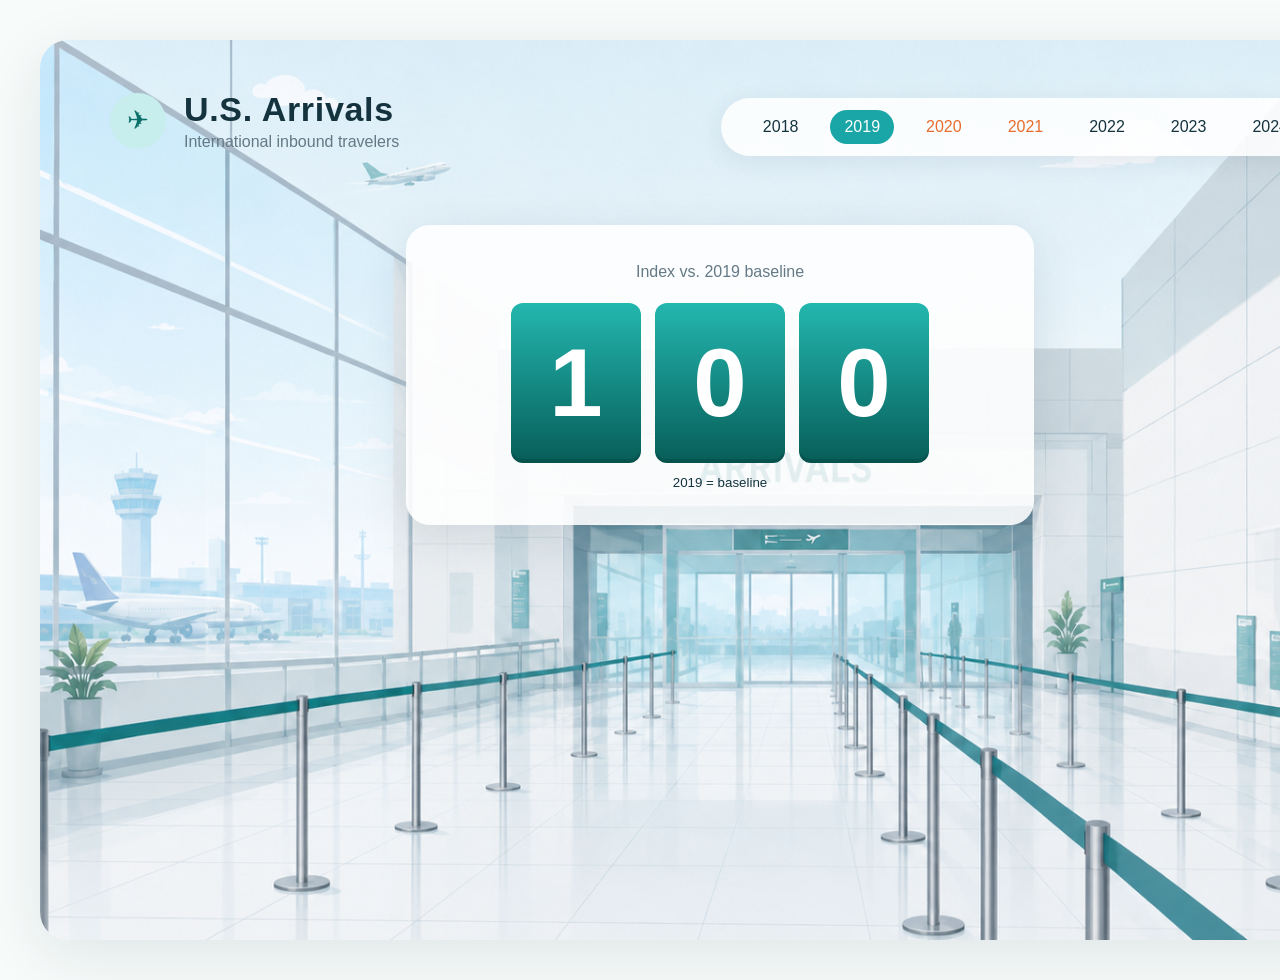
<file: assets/figma_airport_arrivals/figma_codex_airport_arrivals_asset_pack/code_starter/index.html>
<!doctype html>
<html>
<head>
  <meta charset="utf-8" />
  <title>U.S. Arrivals Visualization Asset Preview</title>
  <link rel="stylesheet" href="style.css" />
</head>
<body>
  <main class="stage">
    <section class="hero">
      <img class="bg" src="../assets/backgrounds/airport_arrivals_hall_background.png" alt="Airport arrivals hall background" />
      <div class="ui header">
        <div class="icon">✈</div>
        <div>
          <h1>U.S. Arrivals</h1>
          <p>International inbound travelers</p>
        </div>
      </div>
      <nav class="year-selector">
        <span>2018</span><span class="active">2019</span><span class="low">2020</span><span class="low">2021</span><span>2022</span><span>2023</span><span>2024</span>
      </nav>
      <div class="flip-card">
        <p>Index vs. 2019 baseline</p>
        <div class="digits"><b>1</b><b>0</b><b>0</b></div>
        <small>2019 = baseline</small>
      </div>
    </section>
  </main>
</body>
</html>
</file>
<file: assets/figma_airport_arrivals/figma_codex_airport_arrivals_asset_pack/code_starter/style.css>
body {
  margin: 0;
  background: #f7fbfa;
  font-family: Inter, Arial, Helvetica, sans-serif;
  color: #14333F;
}
.stage { width: 1440px; margin: 0 auto; padding: 40px; }
.hero { position: relative; width: 1360px; height: 900px; overflow: hidden; border-radius: 28px; background: #fff; box-shadow: 0 16px 60px rgba(20, 51, 63, .10); }
.bg { position: absolute; inset: 0; width: 100%; height: 100%; object-fit: cover; opacity: .96; }
.header { position: absolute; left: 70px; top: 50px; display: flex; align-items: center; gap: 18px; }
.icon { width: 56px; height: 56px; border-radius: 50%; background: #C8EDED; display: grid; place-items: center; color: #0B6F6A; font-size: 26px; }
h1 { margin: 0; font-size: 34px; letter-spacing: .02em; }
p { margin: 4px 0 0; color: #637985; }
.year-selector { position: absolute; top: 58px; right: 70px; display: flex; gap: 18px; align-items: center; padding: 12px 28px; border-radius: 999px; background: rgba(255,255,255,.86); box-shadow: 0 6px 24px rgba(20,51,63,.08); }
.year-selector span { padding: 8px 14px; }
.year-selector .active { border-radius: 999px; background: #1AA6A6; color: #fff; }
.year-selector .low { color: #E86B2D; }
.flip-card { position: absolute; left: 50%; top: 185px; transform: translateX(-50%); width: 540px; padding: 34px 44px; border-radius: 24px; text-align: center; background: rgba(255,255,255,.88); box-shadow: 0 12px 50px rgba(20,51,63,.12); }
.digits { display: flex; justify-content: center; gap: 14px; margin: 22px 0 10px; }
.digits b { width: 130px; height: 160px; display: grid; place-items: center; border-radius: 12px; background: linear-gradient(#23B7AF, #075D58); color: white; font-size: 96px; box-shadow: inset 0 -4px 0 rgba(0,0,0,.12); }
</file>
